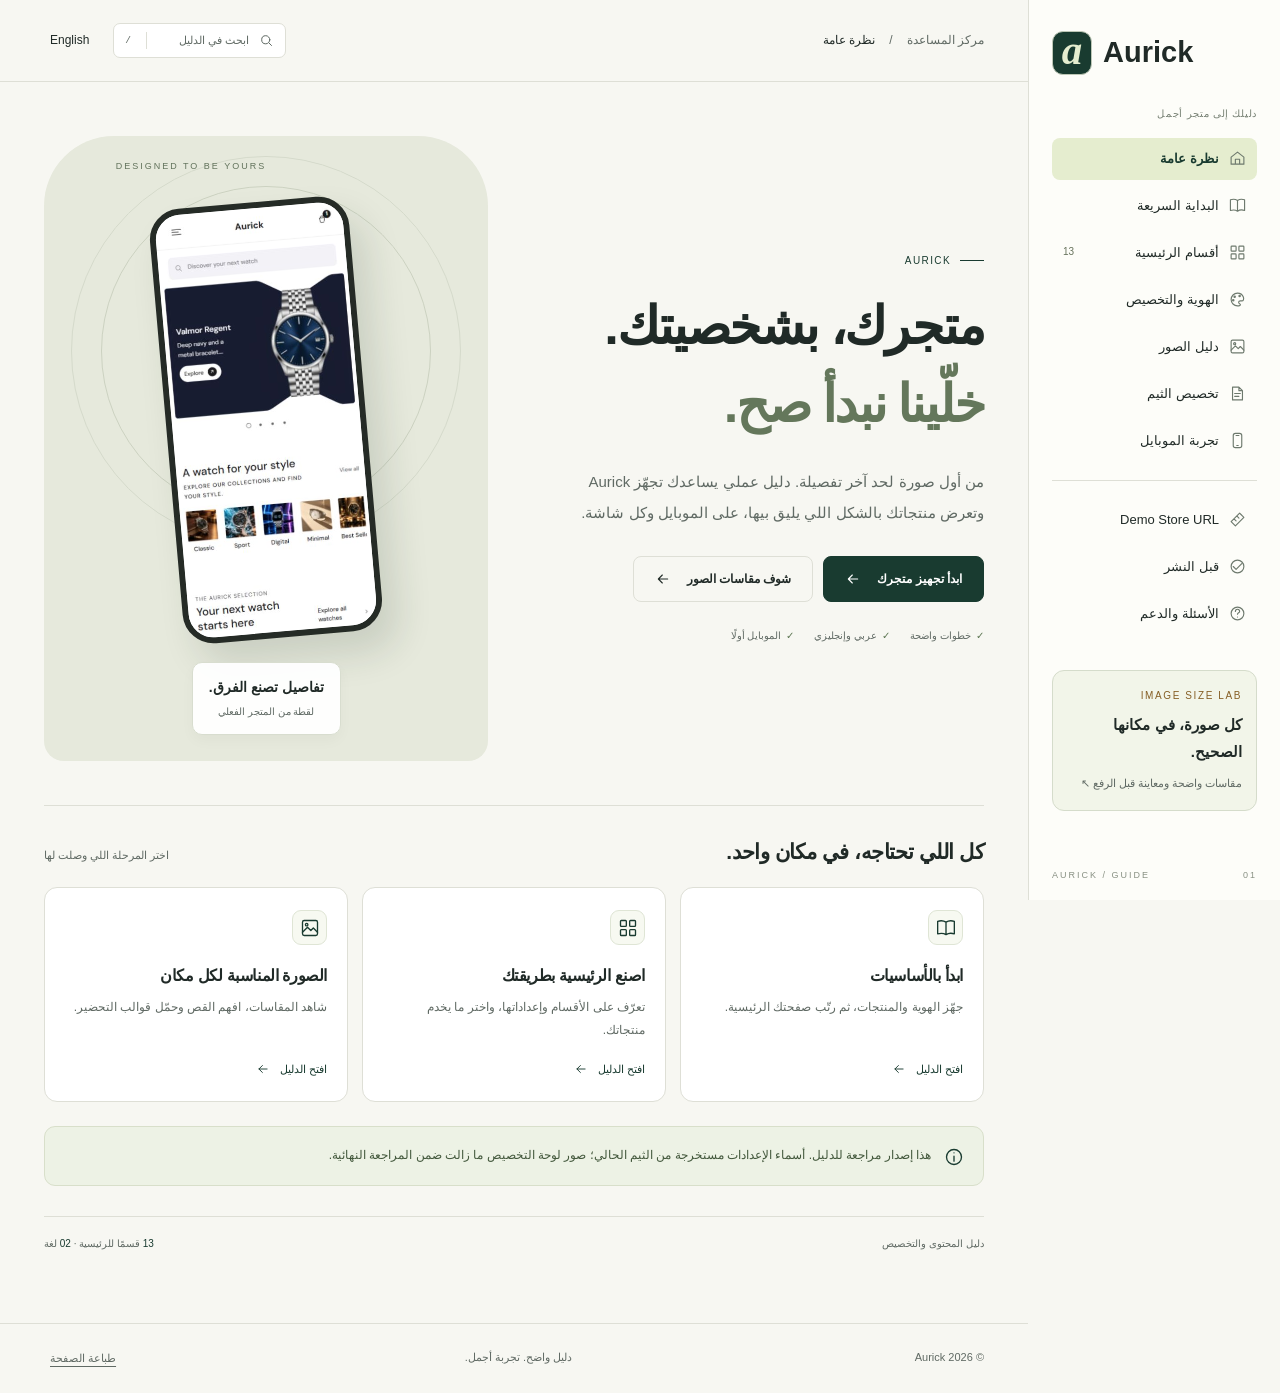
<file: index.html>
<!doctype html>
<html lang="ar" dir="rtl">
<head>
  <meta charset="utf-8">
  <meta name="viewport" content="width=device-width, initial-scale=1">
  <meta name="description" content="دليل Aurick: تجهيز متجرك، تخصيص الأقسام، مقاسات الصور وإعداد المحتوى بالعربية والإنجليزية.">
  <meta name="theme-color" content="#f7f7f2">
  <title>Aurick — دليل الاستخدام</title>
  <link rel="icon" href="guide-assets/favicon.svg" type="image/svg+xml">
  <link rel="stylesheet" href="guide-assets/guide.css?v=20261017-offer-v2">
  <script defer src="guide-assets/schema-data.js?v=20261017-offer-v2"></script>
  <script defer src="guide-assets/guide.js?v=20261017-offer-v2"></script>
</head>
<body>
  <a class="skip" href="#main">تخطَّ إلى المحتوى / Skip to content</a>
  <aside class="sidebar" id="sidebar" aria-label="دليل الاستخدام">
    <a class="brand" href="#overview" aria-label="Aurick — الرئيسية"><span class="brand-mark" aria-hidden="true">a</span><span>Aurick</span></a>
    <div class="side-label" data-i18n="navigation">دليلك إلى متجر أجمل</div>
    <nav id="navigation"></nav>
    <a class="sidebar-card" href="#demo"><span class="small-label">IMAGE SIZE LAB</span><strong data-i18n="labTeaser">كل صورة، في مكانها الصحيح.</strong><span data-i18n="labTeaserSub">مقاسات واضحة ومعاينة قبل الرفع ↖</span></a>
    <div class="side-bottom"><span>AURICK / GUIDE</span><span>01</span></div>
  </aside>
  <div class="page-shell">
    <header class="topbar">
      <button class="icon-button menu-toggle" id="menu-toggle" aria-label="فتح قائمة الدليل" aria-controls="sidebar" aria-expanded="false"><svg viewBox="0 0 24 24" aria-hidden="true"><path d="M4 7h16M4 12h16M4 17h16"/></svg></button>
      <div class="breadcrumb"><span data-i18n="helpCenter">مركز المساعدة</span><span>/</span><strong id="breadcrumb-current">نظرة عامة</strong></div>
      <div class="top-actions"><button class="search-trigger" id="search-trigger"><svg viewBox="0 0 24 24" aria-hidden="true"><circle cx="10.8" cy="10.8" r="6.5"/><path d="m16 16 4 4"/></svg><span data-i18n="search">ابحث في الدليل</span><kbd>/</kbd></button><button class="language-button" id="language-button" lang="en">English</button></div>
    </header>
    <main id="main" tabindex="-1"></main>
    <footer class="guide-footer"><span>© 2026 Aurick</span><span data-i18n="footer">دليل واضح. تجربة أجمل.</span><button id="print-button" data-i18n="print">طباعة الصفحة</button></footer>
  </div>
  <button class="sidebar-backdrop" id="sidebar-backdrop" hidden aria-label="إغلاق القائمة"></button>
  <dialog id="search-dialog" aria-labelledby="search-title"><form method="dialog"><div class="search-heading"><h2 id="search-title" data-i18n="searchTitle">عن إيه بتدور؟</h2><button class="icon-button" id="search-close" aria-label="إغلاق البحث">×</button></div><label for="search-input" class="sr-only" data-i18n="search">ابحث في الدليل</label><input id="search-input" type="search" autocomplete="off" placeholder="جرّب: البانر الرئيسي، مقاسات، المنتجات…"><div id="search-results" aria-live="polite"></div></form></dialog>
  <div class="toast" id="toast" role="status" hidden></div>
  <noscript><div class="noscript" dir="rtl">يحتاج الدليل التفاعلي إلى JavaScript. يمكنك فتح <a href="demo-store.html">دليل المقاسات</a> أو تفعيل JavaScript لعرض الأقسام والبحث.</div></noscript>
</body>
</html>
</file>
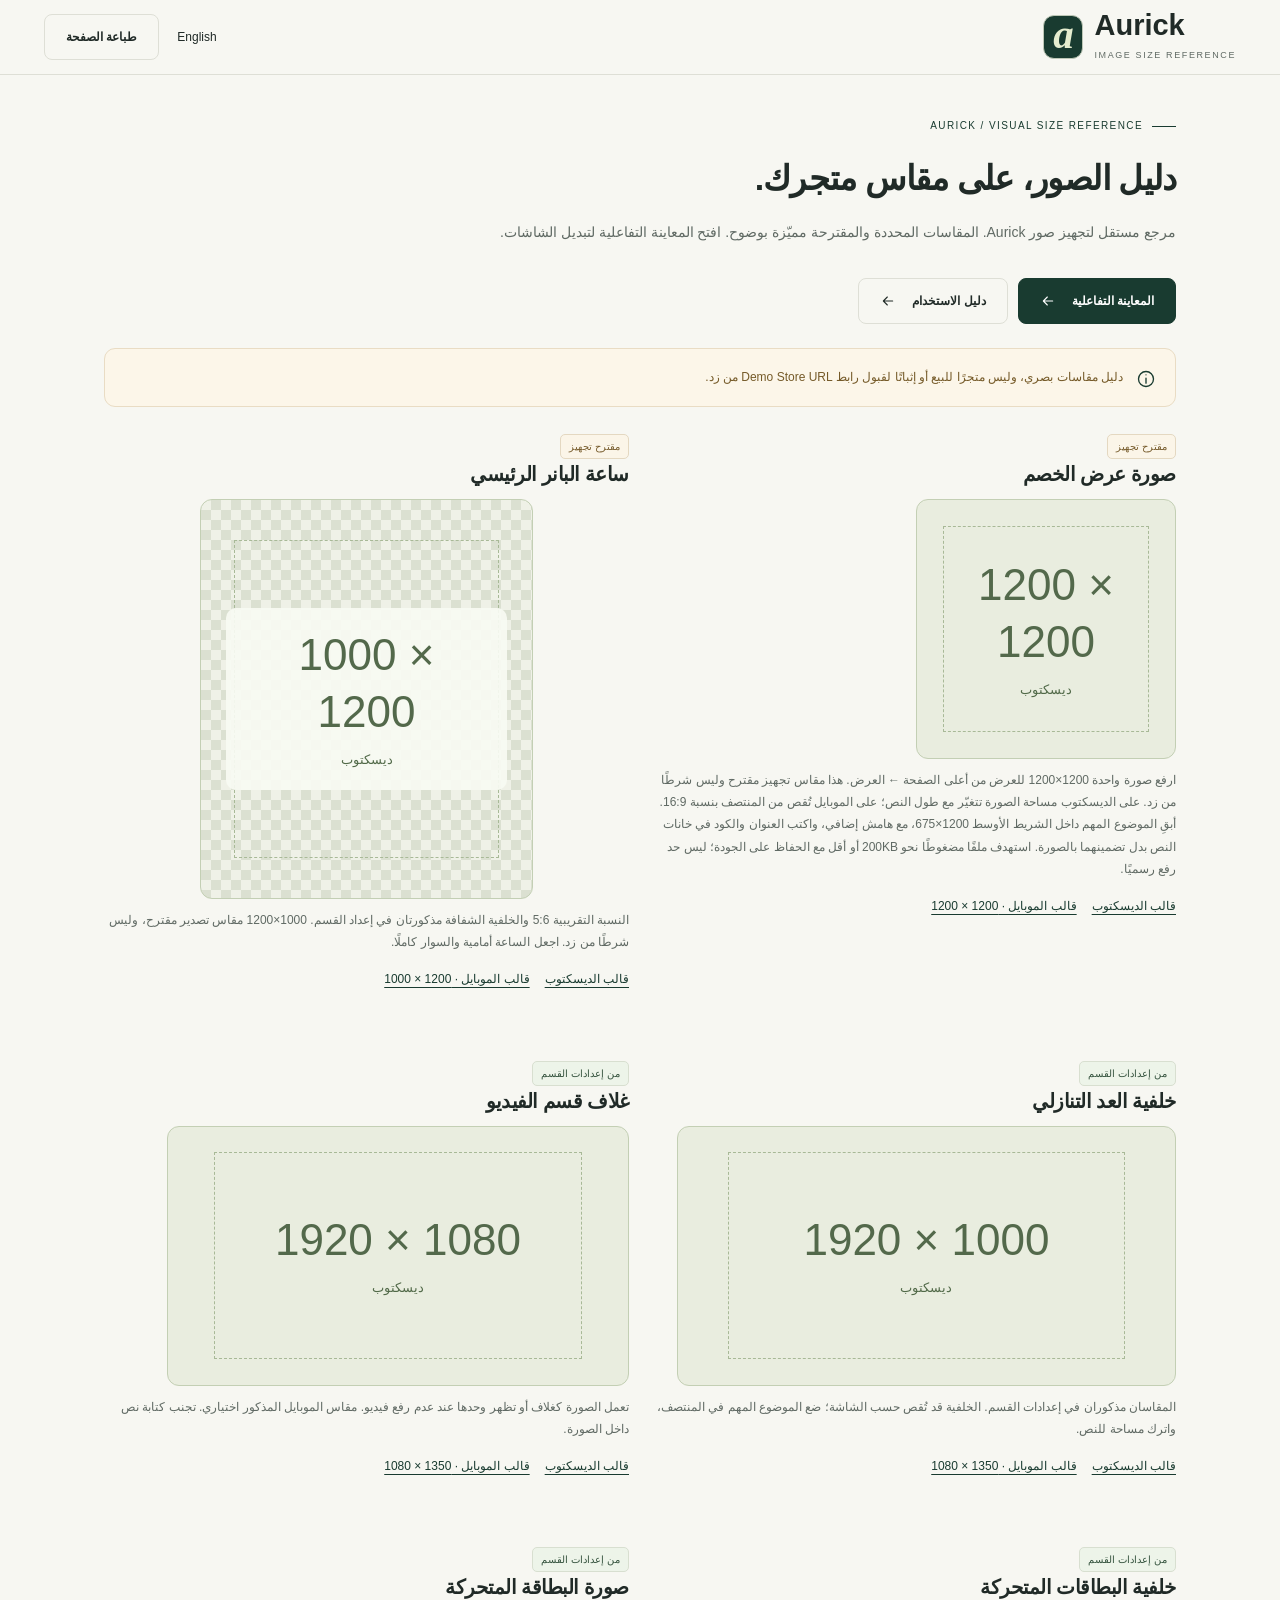
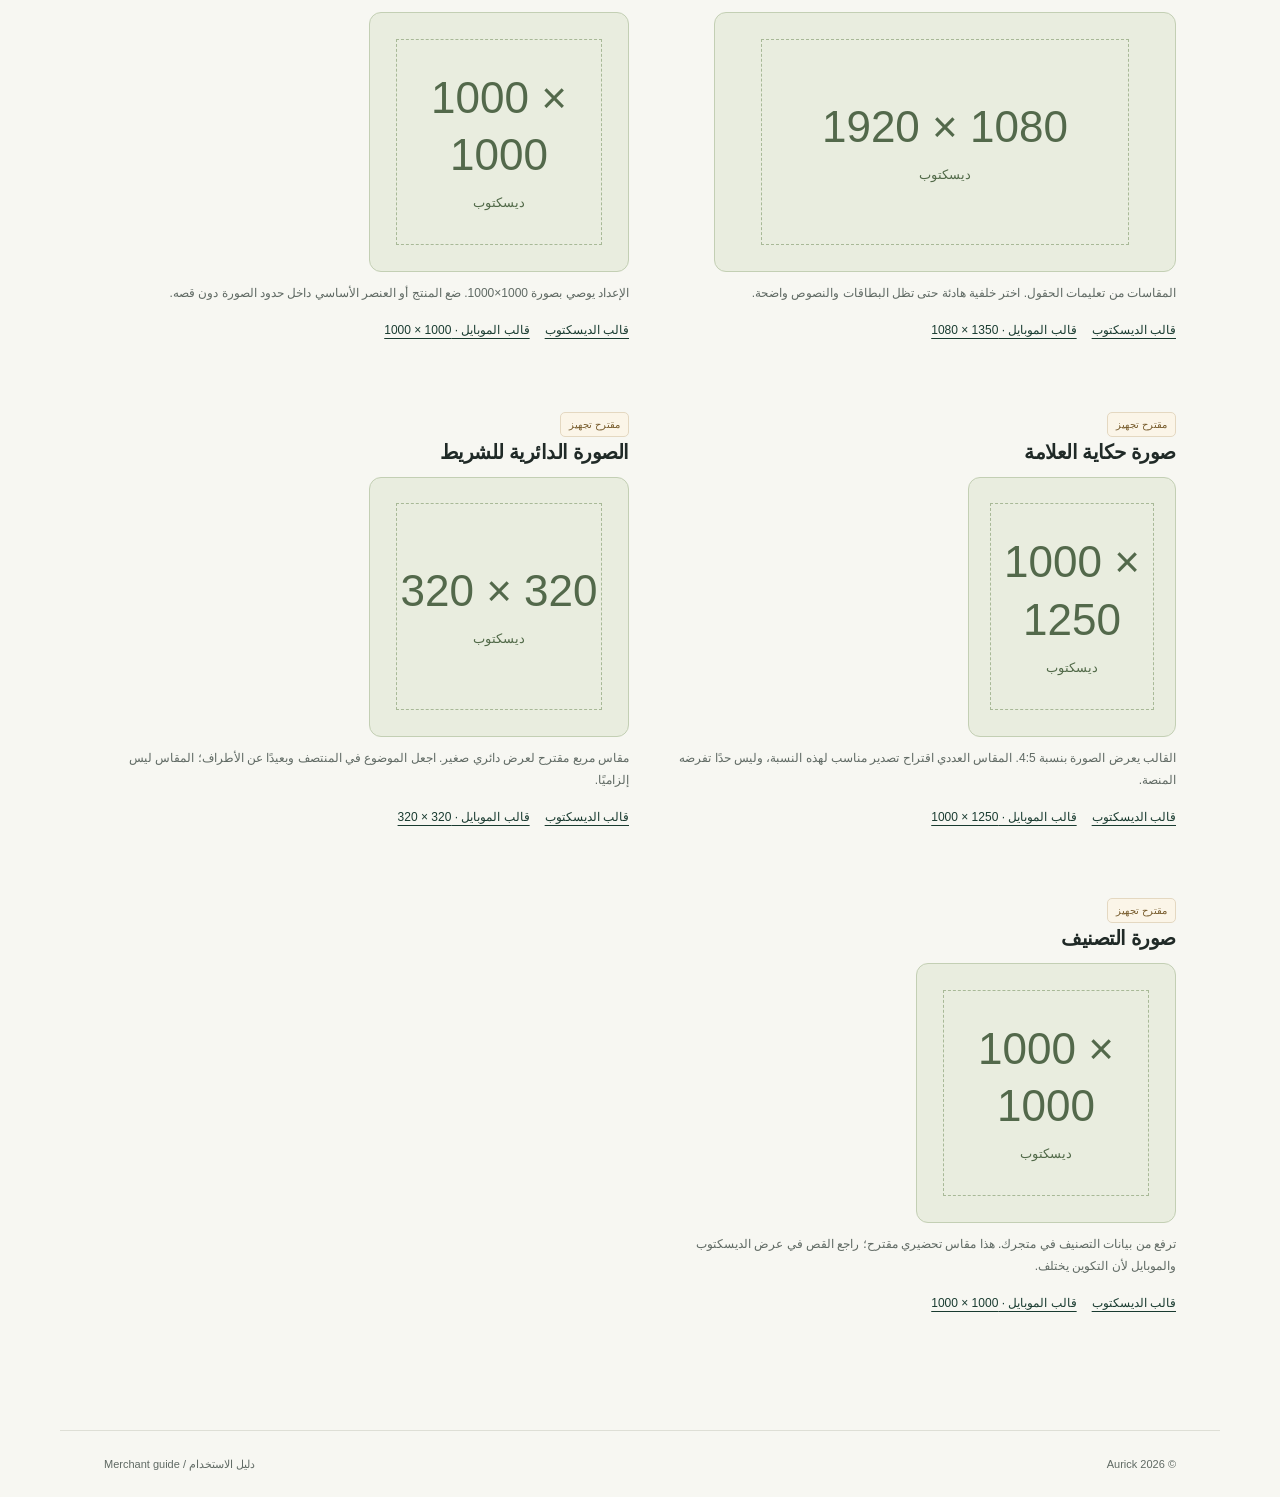
<file: demo-store.html>
<!doctype html>
<html lang="ar" dir="rtl">
<head>
  <meta charset="utf-8"><meta name="viewport" content="width=device-width, initial-scale=1">
  <meta name="description" content="دليل مقاسات صور Aurick للموبايل والديسكتوب. مرجع بصري لتحضير صور الأقسام.">
  <meta name="theme-color" content="#f7f7f2"><title>Aurick — دليل مقاسات الصور</title>
  <link rel="icon" href="guide-assets/favicon.svg" type="image/svg+xml"><link rel="stylesheet" href="guide-assets/guide.css?v=20261017-offer">
  <script defer src="guide-assets/schema-data.js?v=20261017-offer"></script><script defer src="guide-assets/guide.js?v=20261017-offer"></script>
</head>
<body class="demo-page">
  <a class="skip" href="#main">تخطَّ إلى المحتوى / Skip to content</a>
  <header class="topbar"><a class="brand" href="index.html"><span class="brand-mark" aria-hidden="true">a</span><span>Aurick<span class="brand-caption">IMAGE SIZE REFERENCE</span></span></a><div class="demo-language"><button class="language-button" id="language-button" lang="en">English</button><button class="button secondary" id="print-button" data-i18n="print">طباعة الصفحة</button></div></header>
  <main id="main" tabindex="-1"></main>
  <footer class="guide-footer"><span>© 2026 Aurick</span><a href="index.html">دليل الاستخدام / Merchant guide</a></footer>
  <noscript><div class="noscript"><h1>دليل مقاسات Aurick</h1><p>البانر الرئيسي: نسبة تقريبية 5:6 وخلفية شفافة. خلفية العد التنازلي: 1920×1000 للديسكتوب و1080×1350 للموبايل. غلاف الفيديو وخلفية البطاقات: 1920×1080 للديسكتوب و1080×1350 للموبايل. صورة البطاقة: 1000×1000. فعّل JavaScript لعرض المعاينات وباقي التفاصيل.</p></div></noscript>
</body>
</html>
</file>
<file: guide-assets/guide.css>
@layer reset, base, layout, components, responsive;
@layer reset {
  *,*::before,*::after{box-sizing:border-box}body,h1,h2,h3,h4,p,figure{margin:0}button,input,select{font:inherit}button,a,input,select,summary{-webkit-tap-highlight-color:transparent}button{cursor:pointer}a{color:inherit}img{display:block;max-width:100%}button{color:inherit}svg{width:20px;height:20px;fill:none;stroke:currentColor;stroke-width:1.6;stroke-linecap:round;stroke-linejoin:round}[hidden]{display:none!important}
}
@layer base {
  :root{--paper:#f7f7f2;--white:#fff;--ink:#202a27;--muted:#606a64;--line:#dedfd6;--green:#193b30;--lime:#e5edcf;--soft:#eff1e8;--gold:#865f26;--radius:18px;--side:252px;--font:"Segoe UI",Tahoma,Arial,sans-serif;color-scheme:light}
  html{scroll-behavior:smooth;scroll-padding-top:100px}body{background:var(--paper);color:var(--ink);font:15px/1.85 var(--font);letter-spacing:0}a{text-decoration:none}button{border:0;background:none}h1,h2,h3{line-height:1.5;letter-spacing:-.025em}h1{font-size:clamp(30px,3.35vw,48px);font-weight:650;max-width:780px}h2{font-size:25px;font-weight:650}h3{font-size:19px;font-weight:650}p{color:var(--muted)}:focus-visible{outline:3px solid #527354;outline-offset:4px}::selection{background:var(--lime);color:var(--green)}bdi,.ltr{direction:ltr;unicode-bidi:isolate}code,kbd{font-family:Consolas,monospace;font-size:.87em}code{background:#edf0e8;padding:3px 7px;border-radius:5px;overflow-wrap:anywhere}.sr-only{position:absolute;width:1px;height:1px;overflow:hidden;clip-path:inset(50%);white-space:nowrap}.skip{position:fixed;top:8px;inset-inline-start:8px;z-index:100;background:var(--ink);color:white;padding:10px;transform:translateY(-160%)}.skip:focus{transform:none}
  html[dir=rtl] svg.directional{transform:scaleX(-1)}html[dir=ltr] h1{font-family:Georgia,"Times New Roman",serif;font-size:clamp(34px,3.5vw,52px);line-height:1.15;font-weight:400}html[dir=ltr] .hero-title{font-size:clamp(40px,4.4vw,66px)}
}
@layer layout {
  .sidebar{position:fixed;inset-block:0;inset-inline-start:0;width:var(--side);background:#fdfdf9;border-inline-end:1px solid var(--line);z-index:40;display:flex;flex-direction:column;padding:31px 23px 18px;overflow-y:auto}.page-shell{margin-inline-start:var(--side)}.brand{display:flex;align-items:center;gap:11px;font-size:29px;font-weight:650;line-height:1.1;direction:ltr;justify-content:flex-start}.brand-mark{width:40px;height:44px;border:1px solid #bdc7b6;border-radius:11px;background:var(--green);color:var(--lime);font-family:Georgia,serif;font-style:italic;font-size:41px;text-align:center;line-height:37px}.brand-caption{display:block;font:9px/1.8 Arial,sans-serif;letter-spacing:1.6px;margin-top:5px;color:var(--muted)}.edition{display:flex;align-items:center;gap:6px;font-size:10px;color:var(--muted);margin-block:23px 36px}.status-dot{width:6px;height:6px;border-radius:50%;background:#75916a;flex-shrink:0}.side-label{color:#778174;font-size:10px;letter-spacing:.07em;margin-bottom:14px}nav{display:grid;gap:5px}.nav-link{display:flex;align-items:center;gap:10px;padding:9px 11px;font-size:13px;border-radius:8px;transition:background .15s}.nav-link svg{width:17px;height:17px;color:#6d796d}.nav-link:hover{background:#f0f2e8}.nav-link[aria-current=page]{background:var(--lime);color:var(--green);font-weight:650}.nav-link .nav-number{margin-inline-start:auto;font-size:10px;color:#67735d}.nav-divider{height:1px;background:var(--line);margin-block:13px}.sidebar-card{display:grid;gap:8px;border:1px solid #d5dccb;background:#f2f5e9;border-radius:12px;padding:17px 14px;margin-top:35px}.small-label{font:10px/1.5 Arial,sans-serif;letter-spacing:1.6px;color:var(--gold)}.sidebar-card strong{font-size:15px;line-height:1.8}.sidebar-card>span:last-child{font-size:11px;color:var(--muted)}.side-bottom{display:flex;justify-content:space-between;color:#899184;font:9px/1.5 Arial,sans-serif;letter-spacing:2px;margin-top:auto;padding-top:35px;direction:ltr}.topbar{height:82px;position:sticky;top:0;z-index:25;display:flex;align-items:center;justify-content:space-between;gap:20px;border-bottom:1px solid var(--line);background:var(--paper);padding-inline:44px}.breadcrumb{display:flex;gap:14px;font-size:12px;color:var(--muted)}.breadcrumb strong{font-weight:500;color:var(--ink)}.top-actions{display:flex;align-items:center;gap:18px}.search-trigger{display:flex;align-items:center;gap:10px;font-size:11px;color:var(--muted);border:1px solid var(--line);border-radius:7px;padding:6px 11px;background:#fff}.search-trigger svg{width:15px;height:15px}.search-trigger kbd{border-inline-start:1px solid var(--line);padding-inline-start:15px;margin-inline-start:22px}.language-button{font-size:12px;min-height:40px;min-width:48px}.icon-button.menu-toggle{display:none}main{max-width:1350px;margin:auto;padding:42px 44px 70px;min-height:calc(100dvh - 160px)}.guide-footer{border-top:1px solid var(--line);padding:23px 44px;display:flex;justify-content:space-between;gap:12px;font-size:11px;color:var(--muted)}.guide-footer button{text-decoration:underline;text-underline-offset:4px}.icon-button{width:38px;height:38px;display:grid;place-items:center;border-radius:9px;font-size:25px}.icon-button:hover{background:var(--soft)}
}
@layer components {
  .eyebrow{display:flex;align-items:center;gap:9px;font-size:10px;color:var(--green);letter-spacing:.14em;margin-bottom:17px}.eyebrow::before{content:"";width:24px;height:1px;background:currentColor}.hero{display:grid;grid-template-columns:1.03fr 1fr;gap:38px;align-items:center;padding-block:12px 44px}.hero-title{font-size:clamp(36px,4.1vw,57px);line-height:1.48;letter-spacing:-.04em}.hero-title em{font-style:normal;color:#64775b}.hero-copy>p{max-width:440px;margin-block:23px 27px;font-size:15px;line-height:2.1}.button-row{display:flex;flex-wrap:wrap;gap:10px;align-items:center}.button{display:inline-flex;align-items:center;justify-content:center;gap:16px;background:var(--green);color:white;border:1px solid var(--green);padding:11px 21px;border-radius:8px;font-size:12px;font-weight:600;min-height:45px}.button:hover{background:#254d3f}.button svg{width:16px;height:16px}.button.secondary{background:transparent;color:var(--ink);border-color:var(--line)}.button.secondary:hover{background:var(--soft)}.hero-proof{display:flex;gap:20px;font-size:10px;color:var(--muted);margin-top:25px}.hero-proof span::before{content:"✓";color:#5b7551;margin-inline-end:5px}.showcase{position:relative;min-height:455px;border-radius:140px 140px 20px 20px;background:#e6e9dc;overflow:hidden;display:flex;justify-content:center;align-items:flex-end;padding-top:32px}.showcase::before{content:"";position:absolute;width:330px;height:330px;border:1px solid #ccd2c1;border-radius:50%;top:50px}.showcase::after{content:"";position:absolute;width:390px;height:390px;border:1px solid #d5dacb;border-radius:50%;top:20px}.phone{position:relative;border:6px solid #252b26;border-radius:31px;background:#fff;box-shadow:14px 22px 36px #192f2024;overflow:hidden;width:224px;z-index:2;flex-shrink:0}.phone img{width:100%;height:auto}.phone::before{content:"";position:absolute;inset-block-start:6px;left:50%;transform:translateX(-50%);width:61px;height:12px;border-radius:20px;background:#252b26;z-index:3}.showcase .phone{height:411px;transform:rotate(-5deg);margin-bottom:-16px}.showcase .phone img{padding-top:18px}.floating-label{position:absolute;z-index:3;inset-inline-start:15px;bottom:80px;background:#fffffff2;border:1px solid #d8ddcf;box-shadow:0 6px 14px #00000008;border-radius:10px;padding:12px 16px;max-width:148px;font-size:11px}.floating-label strong{display:block;font-size:14px}.floating-label span{color:var(--muted);font-size:10px}.showcase-label{position:absolute;top:24px;inset-inline-end:27px;z-index:3;font:9px/1.5 Arial,sans-serif;letter-spacing:2px;color:#62735c}.chapter-divider{border-top:1px solid var(--line);padding-top:30px;display:flex;justify-content:space-between;align-items:baseline;gap:12px;margin-bottom:20px}.chapter-divider h2{font-size:21px}.chapter-divider span{font-size:11px;color:var(--muted)}.cards{display:grid;grid-template-columns:repeat(3,minmax(0,1fr));gap:14px}.guide-card{background:#fff;border:1px solid var(--line);border-radius:13px;padding:22px 20px;display:flex;flex-direction:column;align-items:flex-start;min-height:205px;transition:border-color .15s,transform .15s}.guide-card:hover{border-color:#9aa98e;transform:translateY(-3px)}.card-icon{display:grid;place-items:center;width:35px;height:35px;border-radius:9px;border:1px solid #dfe5d5;background:#f7f9f1;color:var(--green);margin-bottom:19px}.guide-card h3{font-size:16px;margin-bottom:8px}.guide-card p{font-size:12px;line-height:1.9}.card-link{display:flex;align-items:center;gap:10px;color:var(--green);font-size:11px;margin-top:auto;padding-top:17px}.card-link svg{width:14px;height:14px}.note{display:flex;align-items:flex-start;gap:13px;border:1px solid #d8dfca;background:#edf2e5;border-radius:11px;padding:17px 19px;font-size:12px;line-height:1.95;margin-block:24px}.note svg{flex-shrink:0;margin-top:3px;color:var(--green)}.note p{color:#43583c}.note.amber{background:#fcf6e9;border-color:#e9dcc4}.note.amber p{color:#755a28}.section-head{margin-bottom:32px}.section-head>p{max-width:730px;margin-top:14px;font-size:14px;line-height:2}.step-list{display:grid;gap:0;counter-reset:steps}.step{display:grid;grid-template-columns:43px 1fr;gap:16px;padding-block:24px;border-bottom:1px solid var(--line)}.step-number{width:35px;height:35px;border:1px solid #c7d3ba;border-radius:50%;display:grid;place-items:center;font:12px Arial,sans-serif;color:var(--green)}.step h3{margin-bottom:8px;font-size:18px}.step p{font-size:13px;max-width:730px}.step-tags{display:flex;gap:7px;flex-wrap:wrap;margin-top:12px}.pill{display:inline-flex;border:1px solid #d8dfd0;background:#f2f5ed;color:#506245;border-radius:5px;padding:3px 8px;font-size:10px;line-height:1.7}.pill.verified{color:#36543f;background:#edf4e9}.pill.recommended{background:#fbf5e8;color:#785d2e;border-color:#e4d8c1}.pill.pending{background:#faf1e5;color:#7c5b2d;border-color:#e4d7bf}.split{display:grid;grid-template-columns:minmax(0,1.4fr) minmax(0,.8fr);gap:30px;align-items:start}.panel{background:white;border:1px solid var(--line);border-radius:var(--radius);padding:26px}.panel h2{font-size:20px;margin-bottom:16px}.panel h3{margin-block:20px 8px}.panel p,.panel li{font-size:13px}.panel ul,.panel ol{padding-inline-start:22px;color:var(--muted)}.panel li+li{margin-top:8px}.plain-list{list-style:none;padding:0!important}.plain-list li{padding-block:11px;border-bottom:1px solid var(--line)}.plain-list li:last-child{border:0}.section-index{display:grid;grid-template-columns:repeat(2,minmax(0,1fr));gap:13px}.section-tile{padding:20px;background:#fff;border:1px solid var(--line);border-radius:12px;display:grid;grid-template-columns:33px 1fr 18px;gap:12px;align-items:start}.section-tile:hover{border-color:#a5b795}.section-tile .tile-number{font:11px/2 Arial,sans-serif;color:var(--gold)}.section-tile h2{font-size:16px;margin-bottom:7px}.section-tile p{font-size:11px;line-height:1.9}.section-tile svg{margin-top:5px;width:16px}.back-link{display:inline-flex;align-items:center;gap:8px;font-size:11px;color:var(--muted);margin-bottom:21px}.recipe{border-inline-start:2px solid #b4c59c;padding-inline-start:20px;margin-block:24px}.recipe h2{font-size:18px;margin-bottom:8px}.recipe ol{padding-inline-start:20px;font-size:13px;color:var(--muted)}.recipe li{margin-block:9px}.field-group{border:1px solid var(--line);border-radius:11px;background:white;margin-block:12px;overflow:hidden}.field-group summary{padding:17px 19px;cursor:pointer;font-size:13px;font-weight:600;display:flex;justify-content:space-between;align-items:center;gap:12px;list-style:none}.field-group summary::after{content:"+";font-size:20px;font-weight:400}.field-group[open] summary::after{content:"−"}.field-list{padding:0 19px 10px}.field-row{padding-block:13px;border-top:1px solid #eceee5}.field-title{font-size:13px;font-weight:600}.field-row p{font-size:12px;margin-top:5px}.field-options{display:flex;flex-wrap:wrap;gap:6px;margin-top:8px}.field-child{padding-inline-start:15px;margin-inline-start:3px;border-inline-start:1px solid #dce2d3;margin-top:12px}.field-type{color:#75836a;font-size:10px;margin-inline-start:8px}.table-wrap{overflow-x:auto;border:1px solid var(--line);border-radius:12px;margin-block:24px}table{width:100%;border-collapse:collapse;background:#fff;font-size:12px;text-align:start}th,td{text-align:start;padding:14px 17px;border-bottom:1px solid var(--line);vertical-align:top}th{background:#edf0e7;color:#475444;font-weight:600;font-size:11px}tr:last-child td{border-bottom:0}.table-wrap bdi{white-space:nowrap}.text-link{color:var(--green);text-decoration:underline;text-underline-offset:4px}.lab-toolbar{display:flex;align-items:center;justify-content:space-between;gap:12px;flex-wrap:wrap;margin-bottom:20px}.segmented{display:inline-flex;gap:4px;border:1px solid var(--line);padding:4px;border-radius:9px;background:#eef0e7}.segmented button{font-size:11px;min-height:34px;padding:6px 15px;border-radius:6px}.segmented button[aria-pressed=true]{background:#fff;box-shadow:0 2px 5px #00000008;color:var(--green);font-weight:650}.lab-select{display:flex;align-items:center;gap:10px;font-size:12px}.lab-select select{max-width:240px;min-height:40px;border:1px solid var(--line);border-radius:8px;background:white;padding:6px 11px;color:var(--ink)}.lab-layout{display:grid;grid-template-columns:minmax(0,1.25fr) minmax(0,1fr);gap:24px;align-items:start}.lab-stage{background:#e9ecdf;border:1px solid #d8dfce;border-radius:15px;min-height:414px;display:flex;justify-content:center;align-items:center;padding:30px;position:relative;overflow:hidden}.lab-stage::before{content:"+";position:absolute;top:12px;left:16px;color:#9ba68e;font:20px monospace}.asset-placeholder{position:relative;background:#dbe1d0;border:1px solid #b6c1a6;width:min(100%,330px);display:flex;flex-direction:column;align-items:center;justify-content:center;gap:8px;color:#4d6044;max-height:340px;overflow:hidden}.asset-placeholder::before,.asset-placeholder::after{content:"";position:absolute;inset:12%;border:1px dashed #91a27e}.asset-placeholder::after{inset:25%;border-color:#a2af94}.asset-placeholder svg{width:48px;height:48px;z-index:1;background:#dbe1d0;padding:5px}.asset-placeholder strong{font:26px/1.3 Arial,sans-serif;z-index:1;background:#dbe1d0;padding-inline:8px}.asset-placeholder small{font-size:10px;z-index:1;background:#dbe1d0;padding-inline:8px}.lab-stage.mobile .asset-placeholder{max-width:215px;border:6px solid #314333;border-radius:24px;max-height:365px}.lab-caption{font-size:10px;margin-top:10px;color:var(--muted)}.specs{display:grid;grid-template-columns:1fr 1fr;gap:10px;margin-block:19px}.spec{padding:12px;border:1px solid var(--line);border-radius:8px;background:#fff}.spec small{display:block;font-size:10px;color:var(--muted);margin-bottom:4px}.spec strong{font-size:14px}.lab-details>h2{font-size:22px;margin-block:10px}.lab-details>p{font-size:12px}.lab-details .button-row{margin-top:22px}.read-next{display:flex;justify-content:space-between;align-items:center;gap:16px;border:1px solid var(--line);background:white;border-radius:12px;padding:22px;margin-top:40px}.read-next small{display:block;color:var(--muted);font-size:10px}.read-next strong{font-size:15px}.read-next svg{color:var(--green)}.progress-card{display:flex;gap:25px;align-items:center;border-radius:15px;background:var(--green);color:white;padding:26px;margin-block:25px}.progress-ring{width:75px;height:75px;flex-shrink:0;border:3px solid #7c9671;border-radius:50%;display:grid;place-items:center;font:19px Arial,sans-serif}.progress-card h2{font-size:19px}.progress-card p{font-size:12px;color:#d5e1cd}.checklist{display:grid;gap:10px}.check-row{display:flex;gap:13px;align-items:flex-start;padding:17px 19px;border:1px solid var(--line);background:white;border-radius:10px;cursor:pointer}.check-row input{accent-color:var(--green);width:18px;height:18px;margin-top:5px;flex-shrink:0}.check-row strong{font-size:14px;display:block}.check-row small{font-size:11px;color:var(--muted);display:block}.check-row:has(input:checked){background:#eef4e8;border-color:#bdcbaa}.faq{border-bottom:1px solid var(--line);padding:18px 0}.faq summary{cursor:pointer;font-size:15px;font-weight:600}.faq p{font-size:13px;margin-top:12px;max-width:760px}.support-box{background:#e8ecdd;border-radius:15px;padding:25px;margin-top:32px}.support-box h2{font-size:21px;margin-bottom:10px}.support-box p{font-size:13px}.support-box textarea{width:100%;min-height:170px;resize:vertical;background:#ffffffa6;border:1px solid #ccd6c1;border-radius:8px;padding:14px;margin-block:15px;font-size:12px;color:#40503a}.two-images{display:grid;grid-template-columns:1fr 1fr;gap:16px;margin-block:24px}.example-screen{background:#e9ecdf;padding:22px;border-radius:13px;display:flex;flex-direction:column;align-items:center;gap:16px}.example-screen .phone{width:min(220px,100%);max-height:440px}.example-screen figcaption{font-size:11px;color:var(--muted);text-align:center}.search-heading{display:flex;align-items:center;justify-content:space-between;margin-bottom:18px}.search-heading h2{font-size:21px}dialog{border:1px solid var(--line);border-radius:17px;padding:24px;width:min(600px,calc(100% - 30px));max-height:80dvh;background:var(--paper);color:var(--ink);box-shadow:0 30px 90px #0003}dialog::backdrop{background:#14221966;backdrop-filter:blur(4px)}#search-input{width:100%;border:1px solid #bac7ad;border-radius:9px;padding:13px 15px;background:#fff;color:var(--ink);outline-offset:2px}#search-results{max-height:45dvh;overflow-y:auto;margin-top:14px}.search-result{display:block;padding:13px 10px;border-bottom:1px solid var(--line);border-radius:5px}.search-result:hover{background:var(--soft)}.search-result strong{font-size:14px}.search-result p{font-size:11px}.empty-results{font-size:13px;padding:20px 0}.toast{position:fixed;inset-inline-start:50%;bottom:24px;transform:translateX(50%);padding:11px 21px;background:var(--green);color:white;border-radius:9px;z-index:100;font-size:12px}html[dir=ltr] .toast{transform:translateX(-50%)}.noscript{padding:30px}.release-note{margin-top:25px;font-size:11px;color:#7e735c}.hero-bottom{display:flex;justify-content:space-between;gap:14px;border-top:1px solid var(--line);margin-top:30px;padding-top:18px;font-size:10px;color:var(--muted)}.hero-bottom b{color:var(--green);font-weight:500}.download-list{display:grid;gap:10px}.download-row{display:flex;justify-content:space-between;gap:15px;padding:13px;border:1px solid var(--line);border-radius:8px;background:white;font-size:12px}.download-row a{color:var(--green);text-decoration:underline}.demo-page{margin:0}.demo-page main{max-width:1160px}.demo-page .topbar{height:75px}.demo-header{display:flex;align-items:center;justify-content:space-between;gap:20px}.demo-page h1{font-size:34px}.demo-placeholder{background:#e9eddf;border:1px solid #c3cfb4;border-radius:12px;display:grid;place-items:center;text-align:center;padding:25px;min-height:150px;position:relative;overflow:hidden}.demo-placeholder::before{content:"";position:absolute;inset:10%;border:1px dashed #a8b997;pointer-events:none}.demo-placeholder strong{display:block;font:clamp(23px,4vw,44px)/1.3 Arial,sans-serif;color:#53694b}.demo-placeholder span{display:block;font-size:13px;color:#526a49;margin-top:8px}.demo-item{margin-bottom:30px}.demo-item h2{font-size:20px;margin-bottom:10px}.demo-item>p{font-size:12px;margin-block:10px}.demo-grid{display:grid;grid-template-columns:repeat(2,minmax(0,1fr));gap:22px}.demo-watch{aspect-ratio:5/6;max-width:360px;margin:auto;background-color:#eff1e7;background-image:linear-gradient(45deg,#dbe0d1 25%,transparent 25%),linear-gradient(-45deg,#dbe0d1 25%,transparent 25%),linear-gradient(45deg,transparent 75%,#dbe0d1 75%),linear-gradient(-45deg,transparent 75%,#dbe0d1 75%);background-size:20px 20px;background-position:0 0,0 10px,10px -10px,-10px 0}.demo-watch>div{background:#f9fbf3e8;padding:18px;border-radius:10px;z-index:1}.demo-badge{display:inline-block;margin-bottom:12px;font-size:11px;border:1px solid #d6deca;background:#eef3e4;padding:4px 10px;border-radius:20px}.demo-language{display:flex;gap:12px;align-items:center}.demo-page .guide-footer{max-width:1160px;margin:auto}.demo-links{display:flex;gap:15px;flex-wrap:wrap;font-size:12px;margin-block:15px}
}
@layer responsive {
  @media(min-width:1600px){main{padding-inline:65px}.hero{gap:65px}.showcase{min-height:510px}.showcase .phone{height:455px;width:246px}}
  @media(max-width:1150px){:root{--side:225px}.topbar{padding-inline:28px}main{padding-inline:28px}.hero{gap:22px}.hero-title{font-size:39px}.showcase{min-height:410px}.showcase .phone{width:200px;height:365px}.floating-label{inset-inline-start:8px;padding:9px;max-width:125px}.cards{gap:10px}.guide-card{padding:18px 14px}}
  @media(max-width:1000px){.sidebar{transform:translateX(110%);transition:transform .2s;width:270px;box-shadow:0 20px 60px #14271920}html[dir=ltr] .sidebar{transform:translateX(-110%)}.sidebar.is-open{transform:none!important}.sidebar-backdrop{position:fixed;inset:0;background:#14221955;z-index:35;cursor:default}.page-shell{margin:0}.icon-button.menu-toggle{display:grid}.topbar{gap:12px}.breadcrumb{margin-inline-end:auto;gap:8px}.search-trigger kbd{display:none}.search-trigger{gap:6px}.top-actions{gap:10px}.hero-title{font-size:46px}.showcase{min-height:445px}.showcase .phone{width:218px;height:400px}.floating-label{inset-inline-start:18px}}
  @media(max-width:650px){body{font-size:14px}.topbar{height:68px;padding-inline:16px}.breadcrumb{font-size:10px}.breadcrumb>span:first-child,.breadcrumb>span:nth-child(2){display:none}.top-actions{gap:7px}.search-trigger{border:0;background:transparent;padding:7px}.search-trigger>span{display:none}.search-trigger svg{width:20px;height:20px}.language-button{font-size:11px;min-width:42px}main{padding:29px 19px 48px}.hero{grid-template-columns:1fr;gap:28px;padding-block:0 30px}.hero-title{font-size:38px;max-width:340px}.hero-copy>p{font-size:13px;margin-block:16px 20px;max-width:370px;line-height:2}.eyebrow{font-size:9px;margin-bottom:13px}.hero-proof{font-size:9px;gap:16px;margin-top:19px}.showcase{min-height:365px;max-width:450px;width:100%;margin:auto;border-radius:110px 110px 15px 15px}.showcase .phone{height:340px;width:188px}.showcase::before{width:280px;height:280px;top:35px}.showcase::after{width:330px;height:330px;top:10px}.floating-label{inset-inline-start:20px;bottom:55px;padding:10px;max-width:130px}.floating-label strong{font-size:12px}.showcase-label{font-size:8px;top:20px;inset-inline-end:26px}.chapter-divider{padding-top:23px;align-items:start}.chapter-divider h2{font-size:19px}.chapter-divider>span{max-width:110px;font-size:10px}.cards{grid-template-columns:1fr;gap:10px}.guide-card{min-height:0;display:grid;grid-template-columns:38px 1fr;column-gap:14px;padding:19px}.card-icon{grid-row:1/4;margin:0}.guide-card h3{font-size:16px}.guide-card p{font-size:12px}.card-link{padding-top:10px;grid-column:2}.guide-footer{padding:20px;flex-wrap:wrap;font-size:10px}.guide-footer>span:nth-child(2){display:none}.section-head{margin-bottom:24px}h1{font-size:31px}.section-head>p{font-size:13px}.section-index{grid-template-columns:1fr}.section-tile{padding:17px}.split,.lab-layout{grid-template-columns:1fr;gap:20px}.panel{padding:20px}.step{gap:10px;grid-template-columns:35px 1fr;padding-block:21px}.step h3{font-size:17px}.step p{font-size:12px}.note{padding:15px;font-size:11px;margin-block:20px}.lab-stage{min-height:340px;padding:24px}.lab-stage.mobile{min-height:405px}.lab-details>h2{font-size:21px}.lab-select{width:100%;justify-content:space-between}.lab-select select{max-width:220px;min-width:0;width:67%}.lab-toolbar{gap:14px}.table-wrap{margin-block:20px}th,td{padding:12px;font-size:11px}.two-images{gap:10px}.example-screen{padding:11px}.example-screen .phone{border-width:4px;border-radius:20px;max-height:330px}.example-screen .phone::before{width:45px;height:8px;top:4px}.example-screen figcaption{font-size:10px}.progress-card{padding:20px;gap:17px}.progress-ring{width:61px;height:61px;font-size:16px}.progress-card h2{font-size:17px}.read-next{padding:18px}.hero-bottom{font-size:9px}.faq summary{font-size:14px}.demo-page .topbar{height:auto;min-height:70px;flex-wrap:wrap;padding-block:12px}.demo-page h1{font-size:28px}.demo-grid{grid-template-columns:1fr}.demo-placeholder{min-height:130px}.button{font-size:11px;padding:10px 16px}.specs{gap:8px}}
  @media(prefers-reduced-motion:reduce){html{scroll-behavior:auto}*,*::before,*::after{animation:none!important;transition:none!important}}
  @media print{.sidebar,.topbar,.guide-footer,.button-row,dialog,.search-trigger,.read-next,.hero-proof,.toast,.lab-toolbar,.menu-toggle{display:none!important}.page-shell{margin:0}body{background:white;font-size:11pt;color:black}main{padding:0;max-width:none}.hero{grid-template-columns:1fr 1fr}.showcase{min-height:320px}.cards,.section-index{grid-template-columns:1fr 1fr}a{color:black}.field-group,.panel,.step,.note,.check-row{break-inside:avoid}.field-group:not([open]) .field-list{display:block}.field-group{overflow:visible}.lab-layout,.split{grid-template-columns:1fr 1fr}.guide-card{min-height:0}h1{font-size:26pt}h2{font-size:18pt}}
}

/* Screenshot presentation: no decorative notch or captured scrollbar gutter. */
.phone::before{display:none!important}.phone{direction:ltr;overflow:hidden}.phone img{width:104.279%;max-width:none;height:auto}.sidebar .side-label{margin-top:30px}

.settings-help>p{margin-block:14px}.settings-help dl{margin:14px 0 0}.settings-help dt{font-weight:650;font-size:12px;color:var(--green);margin-top:14px}.settings-help dd{margin:4px 0 0;color:var(--muted);font-size:13px}.panel li{margin-block:10px}

/* Keep the complete phone and captions inside the overview illustration. */
.showcase{min-height:0;height:auto;padding:66px 30px 26px;display:flex;flex-direction:column;align-items:center;justify-content:center;gap:24px;border-radius:70px 70px 20px 20px}
.showcase .phone{width:200px;max-width:75%;height:auto;max-height:none;margin:0;transform:rotate(-5deg)}
.showcase .phone img{padding-top:0;height:auto}
.showcase-label{top:24px;left:50%;right:auto;inset-inline-end:auto;transform:translateX(-50%);white-space:nowrap;text-align:center}
.showcase .floating-label{position:relative;inset:auto;bottom:auto;margin:0;max-width:230px;text-align:center}
@media(max-width:650px){.showcase{padding:58px 24px 23px;border-radius:60px 60px 18px 18px;gap:22px}.showcase .phone{width:180px;max-width:75%}.showcase-label{top:22px}}

.desktop-example{margin-block:26px;background:#fff;border:1px solid var(--line);border-radius:12px;overflow:hidden}.desktop-example img{width:100%;height:auto;display:block}.desktop-example figcaption{padding:13px 17px;font-size:11px;color:var(--muted);line-height:1.9}.tile-preview{grid-column:1/-1;width:100%;height:150px;object-fit:contain;background:#f6f6f2;border-radius:7px;margin-bottom:7px}.mega-guide>.panel{margin-block:20px}.mega-guide h3{font-size:24px;margin-bottom:12px}.mega-guide li{margin-block:12px;font-size:13px;color:var(--muted)}

.offer-guide{margin-block:36px}.offer-guide>p,.offer-guide li{line-height:1.95}.offer-guide li{margin-block:12px}.offer-phone-pair{display:grid;grid-template-columns:1fr 1fr;gap:24px;margin-block:26px}.offer-phone-pair figure{margin:0;padding:20px;background:var(--soft);border:1px solid var(--line);border-radius:14px;text-align:center}.offer-phone-pair img{display:block;width:100%;max-width:270px;height:auto;margin-inline:auto;border-radius:12px}.offer-phone-pair figcaption{font-size:12px;line-height:1.9;margin-top:14px}.offer-image-guide>img{width:100%;max-width:520px;height:auto;margin-block:20px}.offer-image-guide{margin-block:24px}@media(max-width:650px){.offer-phone-pair{gap:12px}.offer-phone-pair figure{padding:8px}.offer-phone-pair figcaption{font-size:11px}}@media(max-width:380px){.offer-phone-pair{grid-template-columns:1fr}}
</file>
